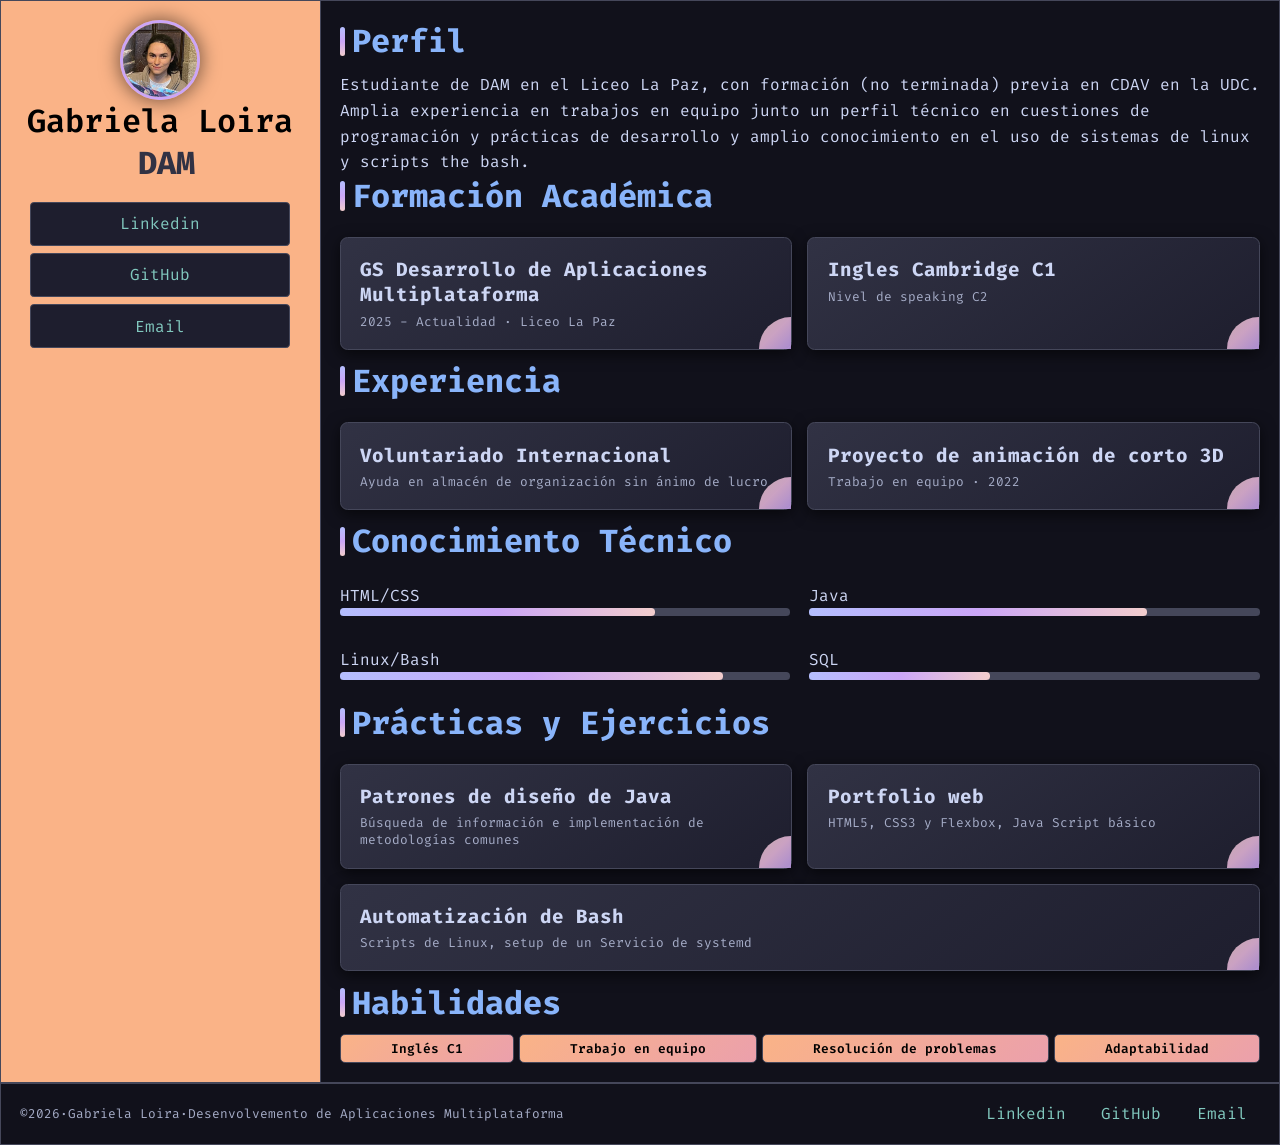
<file: index.html>
<!DOCTYPE html>
<html lang="es">
	<head>
		<link rel="stylesheet" href="CSS/style.css">
		<meta charset="UTF-8">
		<meta name="viewport" content="width=device-width, initial-scale=1.0">
		<title>Portfolio</title>
	</head>
	<body>
		<main>
			<aside>
				<img src="img/profilePicture.JPG" alt="Foto de perfil">
				<h1>Gabriela Loira</h1>
				<h2>DAM</h2>
				<nav>
					<ul>
						<li><a href="https://www.linkedin.com/in/gabriela-loira-a84948246/" target="_blank">Linkedin</a></li>
						<li><a href="https://github.com/NoamNeo" target="_blank">GitHub</a></li>
						<li><a href="mailto:noamneofan@gmail.com?subject=Portfolio%20Contacto">Email</a></li>
					</ul>
				</nav>
			</aside>
			<article>
				<section class="apartado">
					<header>
						<h2>Perfil</h2>
						<p>Estudiante de DAM en el Liceo La Paz, con formación (no terminada) previa en CDAV en la UDC. Amplia experiencia en trabajos en equipo junto un perfil técnico en cuestiones de programación y prácticas de desarrollo y amplio conocimiento en el uso de sistemas de linux y scripts the bash.</p>
					</header>
				</section>
				<section class="apartado">
					<h2>Formación Académica</h2>
					<div class="contenedorTarjetas">
						<div class="tarjeta">
							<h3>GS Desarrollo de Aplicaciones Multiplataforma</h3>
							<h4>2025 - Actualidad · Liceo La Paz</h4>
						</div>
						<div class="tarjeta">
							<h3>Ingles Cambridge C1</h3>
							<h4>Nivel de speaking C2</h4>
						</div>
					</div>
				</section>
				<section class="apartado">
					<h2>Experiencia</h2>
					<div class="contenedorTarjetas">
						<div class="tarjeta">
							<h3>Voluntariado Internacional</h3>
							<h4>Ayuda en almacén de organización sin ánimo de lucro</h4>
						</div>
						<div class="tarjeta">
							<h3>Proyecto de animación de corto 3D</h3>
							<h4>Trabajo en equipo · 2022</h4>
						</div>
					</div>
				</section>
				<section class="apartado">
					<h2>Conocimiento Técnico</h2>
					<div class="contenedorSliders">
						<p class="slider" data-progress="70">HTML/CSS</p>
						<p class="slider" data-progress="75">Java</p>
						<p class="slider" data-progress="85">Linux/Bash</p>
						<p class="slider" data-progress="40">SQL</p>
					</div>
				</section>
				<section class="apartado">
					<h2>Prácticas y Ejercicios</h2>
					<div class="contenedorTarjetas">
						<a href="https://github.com/NoamNeo/Patrones-dise-o" target="_blank" class="tarjeta" data-link>
							<h3>Patrones de diseño de Java</h3>
							<h4>Búsqueda de información e implementación de metodologías comunes</h4>
						</a>
						<a href="https://github.com/NoamNeo/Portfolio" target="_blank" class="tarjeta" data-link>
							<h3>Portfolio web</h3>
							<h4>HTML5, CSS3 y Flexbox, Java Script básico</h4>
						</a>
						<a href="https://github.com/NoamNeo/File-Watcher" target="_blank" class="tarjeta" data-link>
							<h3>Automatización de Bash</h3>
							<h4>Scripts de Linux, setup de un Servicio de systemd</h4>
						</a>
					</div>
				</section>
				<section class="apartado">
					<h2>Habilidades</h2>
					<div id="habilidades">
						<div class="capsula">
							Inglés C1
						</div>
						<div class="capsula">
							Trabajo en equipo
						</div>
						<div class="capsula">
							Resolución de problemas
						</div>
						<div class="capsula">
							Adaptabilidad
						</div>
					</div>
				</section>
			</article>
		</main>
		<footer>
			<p>&copy;2026·Gabriela Loira·Desenvolvemento de Aplicaciones Multiplataforma</p>
				<div id="navFooter">
					<a href="https://www.linkedin.com/in/gabriela-loira-a84948246/" target="_blank">Linkedin</a>
					<a href="https://github.com/NoamNeo" target="_blank">GitHub</a>
					<a href="mailto:noamneofan@gmail.com?subject=Portfolio%20Contacto">Email</a>
				</div>
		</footer>
		<script>
			function initSliders() {
				document.querySelectorAll('p.slider').forEach(slider => {
					const progress = slider.dataset.progress + '%';

					slider.style.setProperty('--sliderProgress', progress);
				});
			}
			initSliders();
		</script>
	</body>
</html>
</file>
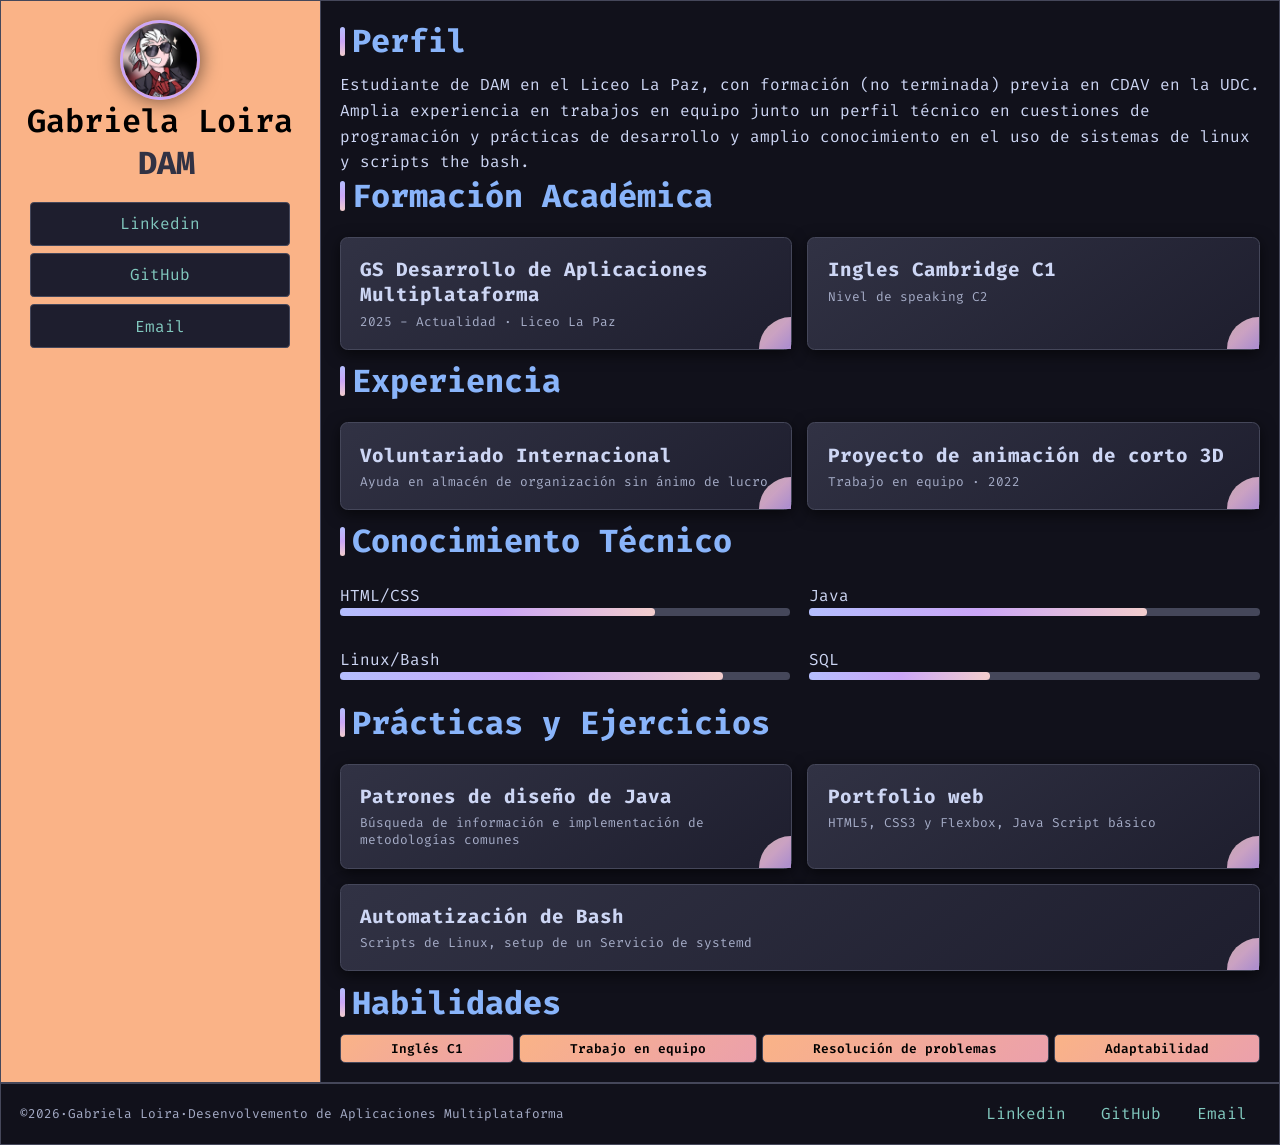
<file: src/index.html>
<!DOCTYPE html>
<html lang="es">
	<head>
		<link rel="stylesheet" href="style.css">
		<meta charset="UTF-8">
		<meta name="viewport" content="width=device-width, initial-scale=1.0">
		<title>Portfolio</title>
	</head>
	<body>
		<main>
			<aside>
				<img src="../img/Placeholder_Profile_Picture.enc" alt="Foto de perfil">
				<h1>Gabriela Loira</h1>
				<h2>DAM</h2>
				<nav>
					<ul>
						<li><a href="https://www.linkedin.com/in/gabriela-loira-a84948246/" target="_blank">Linkedin</a></li>
						<li><a href="https://github.com/NoamNeo" target="_blank">GitHub</a></li>
						<li><a href="mailto:noamneofan@gmail.com?subject=Portfolio%20Contacto">Email</a></li>
					</ul>
				</nav>
			</aside>
			<article>
				<section class="apartado">
					<header>
						<h2>Perfil</h2>
						<p>Estudiante de DAM en el Liceo La Paz, con formación (no terminada) previa en CDAV en la UDC. Amplia experiencia en trabajos en equipo junto un perfil técnico en cuestiones de programación y prácticas de desarrollo y amplio conocimiento en el uso de sistemas de linux y scripts the bash.</p>
					</header>
				</section>
				<section class="apartado">
					<h2>Formación Académica</h2>
					<div class="contenedorTarjetas">
						<div class="tarjeta">
							<h3>GS Desarrollo de Aplicaciones Multiplataforma</h3>
							<h4>2025 - Actualidad · Liceo La Paz</h4>
						</div>
						<div class="tarjeta">
							<h3>Ingles Cambridge C1</h3>
							<h4>Nivel de speaking C2</h4>
						</div>
					</div>
				</section>
				<section class="apartado">
					<h2>Experiencia</h2>
					<div class="contenedorTarjetas">
						<div class="tarjeta">
							<h3>Voluntariado Internacional</h3>
							<h4>Ayuda en almacén de organización sin ánimo de lucro</h4>
						</div>
						<div class="tarjeta">
							<h3>Proyecto de animación de corto 3D</h3>
							<h4>Trabajo en equipo · 2022</h4>
						</div>
					</div>
				</section>
				<section class="apartado">
					<h2>Conocimiento Técnico</h2>
					<div class="contenedorSliders">
						<p class="slider" data-progress="70">HTML/CSS</p>
						<p class="slider" data-progress="75">Java</p>
						<p class="slider" data-progress="85">Linux/Bash</p>
						<p class="slider" data-progress="40">SQL</p>
					</div>
				</section>
				<section class="apartado" id="practicasYEjercicios">
					<h2>Prácticas y Ejercicios</h2>
					<div class="contenedorTarjetas">
						<a href="https://github.com/NoamNeo/Patrones-dise-o" target="_blank" class="tarjeta" data-link>
							<h3>Patrones de diseño de Java</h3>
							<h4>Búsqueda de información e implementación de metodologías comunes</h4>
						</a>
						<a href="https://github.com/NoamNeo/Portfolio" target="_blank" class="tarjeta" data-link>
							<h3>Portfolio web</h3>
							<h4>HTML5, CSS3 y Flexbox, Java Script básico</h4>
						</a>
						<a href="https://github.com/NoamNeo/File-Watcher" target="_blank" class="tarjeta" data-link>
							<h3>Automatización de Bash</h3>
							<h4>Scripts de Linux, setup de un Servicio de systemd</h4>
						</a>
					</div>
				</section>
				<section class="apartado">
					<h2>Habilidades</h2>
					<section id="habilidades">
						<div class="capsula">
							Inglés C1
						</div>
						<div class="capsula">
							Trabajo en equipo
						</div>
						<div class="capsula">
							Resolución de problemas
						</div>
						<div class="capsula">
							Adaptabilidad
						</div>
					</section>
				</section>
			</article>
		</main>
		<footer>
			<p>&copy;2026·Gabriela Loira·Desenvolvemento de Aplicaciones Multiplataforma</p>
				<div id="navFooter">
					<a href="https://www.linkedin.com/in/gabriela-loira-a84948246/" target="_blank">Linkedin</a>
					<a href="https://github.com/NoamNeo" target="_blank">GitHub</a>
					<a href="mailto:noamneofan@gmail.com?subject=Portfolio%20Contacto">Email</a>
				</div>
		</footer>
		<script>
			function initSliders() {
				document.querySelectorAll('p.slider').forEach(slider => {
					const progress = slider.dataset.progress + '%';

					slider.style.setProperty('--sliderProgress', progress);
				});
			}
			initSliders();
		</script>
	</body>
</html>
</file>
<file: CSS/style.css>
/* ========== Fuente externa ========== */
@import url('https://fonts.googleapis.com/css2?family=Fira+Code:wght@400;600&display=swap');

/* ========== Variables CSS ========== */
/* Paleta de colores - Catppuccin Mocha Bold Dark Theme */
:root {
	--base: #11111b;
	--crust: #000000;
	--text: #cdd6f4;
	--subtext: #a6adc8;
	--surface2: #45475a;
	--surface1: #313244;
	--surface0: #1e1e2e;
	--lavender: #b4befe;
	--blue: #89b4fa;
	--peach: #fab387;
	--maroon: #eba0ac;
	--mauve: #cba6f7;
	--flamingo: #f2cdcd;
	--pink: #f5c2e7;
}

/* Variables semánticas - Colores para componentes */
:root {
	--mainBackgroundColor: var(--base);
	--headerBackgroundSolid: var(--peach);
	--shadowColor: rgba(0, 0, 0, 0.6);
	--cardBackground: var(--surface1);
	--cardAccent: var(--flamingo);
	--sliderTrack: var(--surface2);
	--textColor: var(--text);
	--titleTextColor: var(--blue);
	--subTitleTextColor: var(--surface1);
	--linkBackground: var(--surface0);
	--linkTextColor: #81C8BE;
	--linkHoverBackground: #5AA8A0;
	--linkHoverText: var(--crust);
	--sliderProgress: 50%;
	--borderColor: var(--surface2);
}

/* ========== Reglas de reseteo ========== */
/* Eliminar márgenes y paddings por defecto, configurar box-sizing y fuente base */
*{
	margin: 0;
	padding: 0;
	box-sizing: border-box;
	font-family: 'Fira Code', monospace;
}

/* ========== Estilos base de elementos ========== */
/* Imágenes - Tamaño, borde y sombra de la imagen de perfil */
img {
	height: 6vw;
	width: 6vw;
	min-width: 80px;
	min-height: 80px;
	border-radius: 50%;
	border: 3px solid var(--mauve);
	box-shadow: 0 0 20px var(--shadowColor);
}

/* Enlaces - Quitar decoración por defecto */
a {
	text-decoration: none;
}

/* Párrafos - Color e interlineado */
p {
	color: var(--textColor);
	line-height: 1.6;
}

/* Títulos h2 - Tamaño responsivo, color y margen */
h2 {
	position: relative;
	padding-left: 1vw;
	font-size: clamp(1.2rem, 2.5vw, 2.5rem);
	color: var(--titleTextColor);
	margin-bottom: 0.8vw;
}

/* Títulos h3 - Tamaño responsivo y color */
h3 {
	color: var(--textColor);
	font-size: clamp(0.8rem, 1.5vw, 1.2rem);
	margin-bottom: 0.4vw;
}

/* Títulos h4 - Tamaño responsivo, color y peso */
h4 {
	color: var(--subtext);
	font-size: clamp(0.6rem, 1.2vw, 0.8rem);
	font-weight: 400;
}

/* ========== Estructura de la página ========== */
/* body - Contenedor principal con flexbox en columna */
body {
	color: var(--textColor);
	min-width: 320px;
	display: flex;
	flex-direction: column;

	/* main - Área de contenido principal */
	main {
		background-color: var(--mainBackgroundColor);
		border: 1px solid var(--borderColor);
		display: flex;
		flex: 1 1 auto;
		overflow-y: visible;

		/* aside - Barra lateral con información de perfil */
		aside {
			background-color: var(--headerBackgroundSolid);
			padding: 1.5vw;
			border-right: 1px solid var(--borderColor);
			display: flex;
			flex-direction: column;
			align-items: center;
			width: 25%;

			/* h1 - Nombre en la barra lateral */
			h1 {
				text-align: center;
				font-size: clamp(1.2rem, 2.5vw, 2.5rem);
				color: var(--crust);
				font-weight: 600;
			}

			/* h2 - Subtítulo en la barra lateral */
			h2 {
				color: var(--subTitleTextColor);
			}

			/* nav - Navegación en la barra lateral */
			nav {
				width: 100%;
				display: flex;
				justify-content: center;

				ul {
					width: 100%;
				}
			}
		}

		/* article - Área de contenido principal */
		article {
			padding: 1.5vw;
			flex: 1;
			overflow-y: visible;
			width: 75%;

			/* h2::before - Elemento decorativo antes de los títulos */
			h2::before {
				content: "";
				position: absolute;
				left: 0;
				top: 0.5vw;
				width: 0.4vw;
				height: 70%;
				border-radius: 4px;
				background: linear-gradient(180deg, var(--lavender), var(--mauve), var(--flamingo));
			}
		}
	}

	/* footer - Pie de página */
	footer {
		background-color: var(--mainBackgroundColor);
		padding: 1.5vw;
		display: flex;
		flex-wrap: wrap;
		justify-content: space-between;
		align-items: center;
		border: 1px solid var(--borderColor);
		
		/* p - Texto del pie de página */
		p {
			color: var(--subtext);
			font-size: clamp(0.6rem, 1vw, 0.8rem);
		}

		/* a - Enlaces del pie de página */
		a {
			margin: 1vw;
			color: var(--linkTextColor);
			transition: color 0.3s ease;
		}

		a:hover {
			color: var(--linkHoverBackground);
		}
	}
}

/* ========== Navegación ========== */
/* ul - Lista de navegación en la barra lateral */
ul {
	list-style: none;
	width: 100%;

	/* li - Elementos de la lista */
	li {
		background-color: var(--linkBackground);
		margin: 0.6vw 0.8vw;
		border-radius: 0.3vw;
		border: 1px solid var(--borderColor);
		text-align: center;
		transition: all 0.3s ease;
		min-width: 80%;

		/* a - Enlaces con padding para hacer clickeable toda el área */
		a {
			padding: 0.8vw 1.5vw;
			color: var(--linkTextColor);
			display: block;
			width: 100%;
			height: 100%;
		}

		/* Hover - Efecto al pasar el ratón */
		&:hover {
			background-color: var(--linkHoverBackground);
			transform: translateY(-2px);

			a {
				color: var(--linkHoverText);
			}
		}
	}
}

/* ========== Componentes de sección ========== */
/* .apartado - Secciones de contenido */
.apartado {
	/* p - Párrafos dentro de secciones */
	> p {
		margin-bottom: 1.2vw;
		padding-left: 1vw;
	}

	/* #habilidades - Contenedor flexbox para las capsulas */
	#habilidades {
		display: flex;
		flex-wrap: wrap;
		gap: 0.4vw;

		/* .capsula - Estilos de las capsulas de habilidades */
		.capsula {
			flex-grow: 1;
			text-align: center;
			padding: 0.4vw 0.8vw;
			background: linear-gradient(135deg, var(--peach), var(--maroon));
			border-radius: 0.4vw;
			color: var(--crust);
			font-weight: 600;
			font-size: clamp(0.6rem, 1vw, 0.8rem);
			border: 1px solid var(--surface2);
		}
	}
}

/* ========== Tarjetas ========== */
/* .tarjeta - Diseño base de tarjetas (fondo, padding, sombra) */
.tarjeta {
	background: linear-gradient(145deg, var(--surface1), var(--surface0));
	padding: 1.5vw;
	border-radius: 0.6vw;
	position: relative;
	flex-grow: 1;
	flex-shrink: 0;
	flex-basis: 45%;
	transition-property: transform, box-shadow;
	transition-duration: 0.3s;
	transition-timing-function: ease-in-out;
	z-index: 0;
	border: 1px solid var(--borderColor);
	box-shadow: 0 4px 15px var(--shadowColor);
}

/* .tarjeta[data-link] - Tarjetas interactivas con efecto hover */
.tarjeta[data-link]:hover {
	transform: translateY(-5px);
	z-index: 1;
	box-shadow: 0 8px 25px var(--shadowColor);
}

/* .tarjeta::before - Elemento decorativo en la esquina */
.tarjeta::before {
	content: "";
	background: linear-gradient(135deg, var(--flamingo), var(--pink), var(--mauve));
	opacity: 80%;
	position: absolute;
	bottom: 0px;
	right: 0px;
	width: 2.5vw;
	height: 2.5vw;
	border-radius: 2.5vw 0px 0px 0px;
}

/* ========== Contenedores ========== */
/* .contenedorTarjetas - Contenedor flexbox para tarjetas */
.contenedorTarjetas {
	display: flex;
	flex-wrap: wrap;
	gap: 1.2vw;
	padding: 0.8vw 0;
}

/* .contenedorSliders - Contenedor flexbox para sliders */
.contenedorSliders {
	display: flex;
	flex-wrap: wrap;
	gap: 1.5vw;
	padding: 0.8vw 0;
}

/* ========== Sliders de habilidades ========== */
/* p.slider - Configuración base del slider */
p.slider {
	position: relative;
	flex-grow: 1;
	flex-shrink: 0;
	flex-basis: 45%;
	color: var(--textColor);
	padding-bottom: 1.5vw;
}

/* p.slider::after - Barra de fondo (track) del slider */
p.slider::after {
	content: "";
	position: absolute;
	background: var(--sliderTrack);
	height: 0.6vw;
	width: 100%;
	top: 2vw;
	left: 0px;
	border-radius: 0.3vw;
	z-index: 1;
}

/* p.slider::before - Barra de progreso del slider */
p.slider::before {
	content: "";
	position: absolute;
	background: linear-gradient(90deg, var(--lavender), var(--mauve), var(--flamingo));
	height: 0.6vw;
	width: var(--sliderProgress);
	top: 2vw;
	left: 0px;
	border-radius: 0.3vw;
	z-index: 2;
}

/* ========== Media queries ========== */
/* Configuración responsive - Ajustes para pantallas menores a 768px */
@media (max-width: 768px) {
	/* body - Contenedor principal responsive */
	body {
		/* main - Cambio a columna */
		main {
			flex-direction: column;

			/* aside - Ancho completo y border-radius superior */
			aside {
				border-radius: 0.8vw 0.8vw 0 0;
				padding: 3vw;
				width: 100%;
			}

			/* article - Ancho completo */
			article {
				padding: 2vw;
				width: 100%;
			}
		}
	}

	/* .apartado - Secciones responsive */
	.apartado{
		/* #habilidades - Contenedor de habilidades responsive */
		#habilidades {
			/* .capsula - Capsulas responsive */
			.capsula {
				flex-grow: 1;
				text-align: center;
			}
		}
	}

	/* img - Imágenes responsive */
	img {
		width: 20vw;
		height: 20vw;
		min-width: 80px;
		min-height: 80px;
	}

	/* h1 - Títulos h1 responsive */
	h1 {
		font-size: clamp(1.2rem, 5vw, 2rem);
	}

	/* h2 - Títulos h2 responsive */
	h2 {
		font-size: clamp(1.2rem, 4vw, 2rem);
	}

	/* ul - Lista de navegación responsive */
	ul {
		display: flex;
		gap: 1.5vw;

		/* li - Elementos de lista responsive */
		li {
			flex-grow: 1;
			min-width: 0%;
		}
	}

	/* ul li - Estilos específicos para li responsive */
	ul li {
		margin: 1vw 0;

		/* a - Enlaces responsive */
		a {
			padding-left: 2vw;
			padding-right: 2vw;
			padding-top: 1vw;
			padding-bottom: 1vw;
		}
	}

	/* .tarjeta y p.slider - Ancho completo */
	.tarjeta,
	p.slider {
		flex-basis: 100%;
	}

	/* .tarjeta - Padding reducido */
	.tarjeta {
		padding: 4vw;
	}

	/* .contenedorTarjetas y .contenedorSliders - Gaps y padding reducidos */
	.contenedorTarjetas,
	.contenedorSliders {
		gap: 2vw;
		padding: 2vw;
	}

	/* .capsula - Padding reducido */
	.capsula {
		padding: 1vw;
	}

	/* p.slider::after y p.slider::before - Slider responsive */
	p.slider::after,
	p.slider::before {
		top: 4vw;
		height: 1.5vw;
	}

	/* footer - Padding y gap reducidos */
	footer {
		padding: 4vw;
		gap: 2vw;
	}
}
</file>
<file: src/style.css>
@import url('https://fonts.googleapis.com/css2?family=Fira+Code:wght@400;600&display=swap');

:root {
	/* Catppuccin Mocha Palette - Bold Dark Theme */
	--base: #11111b;
	--crust: #000000;
	--text: #cdd6f4;
	--subtext: #a6adc8;
	--surface2: #45475a;
	--surface1: #313244;
	--surface0: #1e1e2e;
	--lavender: #b4befe;
	--blue: #89b4fa;
	--peach: #fab387;
	--maroon: #eba0ac;
	--mauve: #cba6f7;
	--flamingo: #f2cdcd;
	--pink: #f5c2e7;

	/* Semantic variables - Bold Dark Theme */
	--mainBackgroundColor: var(--base);
	--headerBackgroundSolid: var(--peach);
	--shadowColor: rgba(0, 0, 0, 0.6);
	--cardBackground: var(--surface1);
	--cardAccent: var(--flamingo);
	--sliderTrack: var(--surface2);
	--textColor: var(--text);
	--titleTextColor: var(--blue);
	--subTitleTextColor: var(--surface1);
	--linkBackground: var(--surface0);
	--linkTextColor: #81C8BE;
	--linkHoverBackground: #5AA8A0;
	--linkHoverText: var(--crust);
	--sliderProgress: 50%;
	--borderColor: var(--surface2);
}
/* Grupo de reglas de reseteo */
*{
	margin: 0;
	padding: 0;
	box-sizing: border-box;
	font-family: 'Fira Code', monospace;
}

/* Grupo de normas para el tamaño y la sobra de la imagen de perfil */
img {
	height: 6vw;
	width: 6vw;
	min-width: 80px;
	min-height: 80px;
	border-radius: 50%;
	border: 3px solid var(--mauve);
	box-shadow: 0 0 20px var(--shadowColor);
}
a {
	text-decoration: none;
}

p {
	color: var(--textColor);
	line-height: 1.6;
}

h2 {
	position: relative;
	padding-left: 1vw;
	font-size: clamp(1.2rem, 2.5vw, 2.5rem);
	color: var(--titleTextColor);
	margin-bottom: 0.8vw;
}

h3 {
	color: var(--textColor);
	font-size: clamp(0.8rem, 1.5vw, 1.2rem);
	margin-bottom: 0.4vw;
}

h4 {
	color: var(--subtext);
	font-size: clamp(0.6rem, 1.2vw, 0.8rem);
	font-weight: 400;
}
body {
	color: var(--textColor);
	min-width: 320px;
	display: flex;
	flex-direction: column;

	main {
		background-color: var(--mainBackgroundColor);
		border: 1px solid var(--borderColor);
		display: flex;
		flex: 1 1 auto;
		overflow-y: visible;

		aside {
			background-color: var(--headerBackgroundSolid);
			padding: 1.5vw;
			border-right: 1px solid var(--borderColor);
			display: flex;
			flex-direction: column;
			align-items: center;
			width: 25%;

			h1 {
				text-align: center;
				font-size: clamp(1.2rem, 2.5vw, 2.5rem);
				color: var(--crust);
				font-weight: 600;
			}

			h2 {
				color: var(--subTitleTextColor);
			}

			nav {
				width: 100%;
				display: flex;
				justify-content: center;

				ul {
					width: 100%;
				}
			}
		}

		article {
			padding: 1.5vw;
			flex: 1;
			overflow-y: visible;
			width: 75%;

			h2::before {
				content: "";
				position: absolute;
				left: 0;
				top: 0.5vw;
				width: 0.4vw;
				height: 70%;
				border-radius: 4px;
				background: linear-gradient(180deg, var(--lavender), var(--mauve), var(--flamingo));
			}
		}
	}

	footer {
		background-color: var(--mainBackgroundColor);
		padding: 1.5vw;
		display: flex;
		flex-wrap: wrap;
		justify-content: space-between;
		align-items: center;
		border: 1px solid var(--borderColor);
		
		p {
			color: var(--subtext);
			font-size: clamp(0.6rem, 1vw, 0.8rem);
		}

		a {
			margin: 1vw;
			color: var(--linkTextColor);
			transition: color 0.3s ease;
		}

		a:hover {
			color: var(--linkHoverBackground);
		}
	}
}
ul {
	list-style: none;
	width: 100%;

	li {
		background-color: var(--linkBackground);
		margin: 0.6vw 0.8vw;
		border-radius: 0.3vw;
		border: 1px solid var(--borderColor);
		text-align: center;
		transition: all 0.3s ease;
		min-width: 80%;

		a {
			padding: 0.8vw 1.5vw;
			color: var(--linkTextColor);
			display: block;
			width: 100%;
			height: 100%;
		}

		&:hover {
			background-color: var(--linkHoverBackground);
			transform: translateY(-2px);

			a {
				color: var(--linkHoverText);
			}
		}
	}
}
.apartado {
	> p {
		margin-bottom: 1.2vw;
		padding-left: 1vw;
	}

	#habilidades {
		display: flex;
		flex-wrap: wrap;
		gap: 0.4vw;

		.capsula {
			flex-grow: 1;
			text-align: center;
			padding: 0.4vw 0.8vw;
			background: linear-gradient(135deg, var(--peach), var(--maroon));
			border-radius: 0.4vw;
			color: var(--crust);
			font-weight: 600;
			font-size: clamp(0.6rem, 1vw, 0.8rem);
			border: 1px solid var(--surface2);
		}
	}
}

.tarjeta {
	background: linear-gradient(145deg, var(--surface1), var(--surface0));
	padding: 1.5vw;
	border-radius: 0.6vw;
	position: relative;
	flex-grow: 1;
	flex-shrink: 0;
	flex-basis: 45%;
	transition-property: transform, box-shadow;
	transition-duration: 0.3s;
	transition-timing-function: ease-in-out;
	z-index: 0;
	border: 1px solid var(--borderColor);
	box-shadow: 0 4px 15px var(--shadowColor);
}

.tarjeta[data-link]:hover {
	transform: translateY(-5px);
	z-index: 1;
	box-shadow: 0 8px 25px var(--shadowColor);
}

.tarjeta::before {
	content: "";
	background: linear-gradient(135deg, var(--flamingo), var(--pink), var(--mauve));
	opacity: 80%;
	position: absolute;
	bottom: 0px;
	right: 0px;
	width: 2.5vw;
	height: 2.5vw;
	border-radius: 2.5vw 0px 0px 0px;
}
.contenedorTarjetas {
	display: flex;
	flex-wrap: wrap;
	gap: 1.2vw;
	padding: 0.8vw 0;
}
.contenedorSliders {
	display: flex;
	flex-wrap: wrap;
	gap: 1.5vw;
	padding: 0.8vw 0;
}
p.slider {
	position: relative;
	flex-grow: 1;
	flex-shrink: 0;
	flex-basis: 45%;
	color: var(--textColor);
	padding-bottom: 1.5vw;
}
p.slider::after {
	content: "";
	position: absolute;
	background: var(--sliderTrack);
	height: 0.6vw;
	width: 100%;
	top: 2vw;
	left: 0px;
	border-radius: 0.3vw;
	z-index: 1;
}
p.slider::before {
	content: "";
	position: absolute;
	background: linear-gradient(90deg, var(--lavender), var(--mauve), var(--flamingo));
	height: 0.6vw;
	width: var(--sliderProgress);
	top: 2vw;
	left: 0px;
	border-radius: 0.3vw;
	z-index: 2;
}

@media (max-width: 768px) {
	body {

		main {
			flex-direction: column;

			aside {
				border-radius: 0.8vw 0.8vw 0 0;
				padding: 3vw;
				width: 100%;
			}

			article {
				padding: 2vw;
				width: 100%;
			}
		}
	}

	.apartado{
		
		#habilidades {
			
			.capsula {
				flex-grow: 1;
				text-align: center;
			}
		}
	}

	img {
		width: 20vw;
		height: 20vw;
		min-width: 80px;
		min-height: 80px;
	}

	h1 {
		font-size: clamp(1.2rem, 5vw, 2rem);
	}

	h2 {
		font-size: clamp(1.2rem, 4vw, 2rem);
	}

	ul {
		display: flex;
		gap: 1.5vw;

		li {
			flex-grow: 1;
			min-width: 0%;
		}
	}

	ul li {
		margin: 1vw 0;

		a {
			padding-left: 2vw;
			padding-right: 2vw;
			padding-top: 1vw;
			padding-bottom: 1vw;
		}
	}

	.tarjeta,
	p.slider {
		flex-basis: 100%;
	}

	.tarjeta {
		padding: 4vw;
	}

	.contenedorTarjetas,
	.contenedorSliders {
		gap: 2vw;
		padding: 2vw;
	}

	.capsula {
		padding: 1vw;
	}

	p.slider::after,
	p.slider::before {
		top: 4vw;
		height: 1.5vw;
	}

	footer {
		padding: 4vw;
		gap: 2vw;
	}
}
</file>
